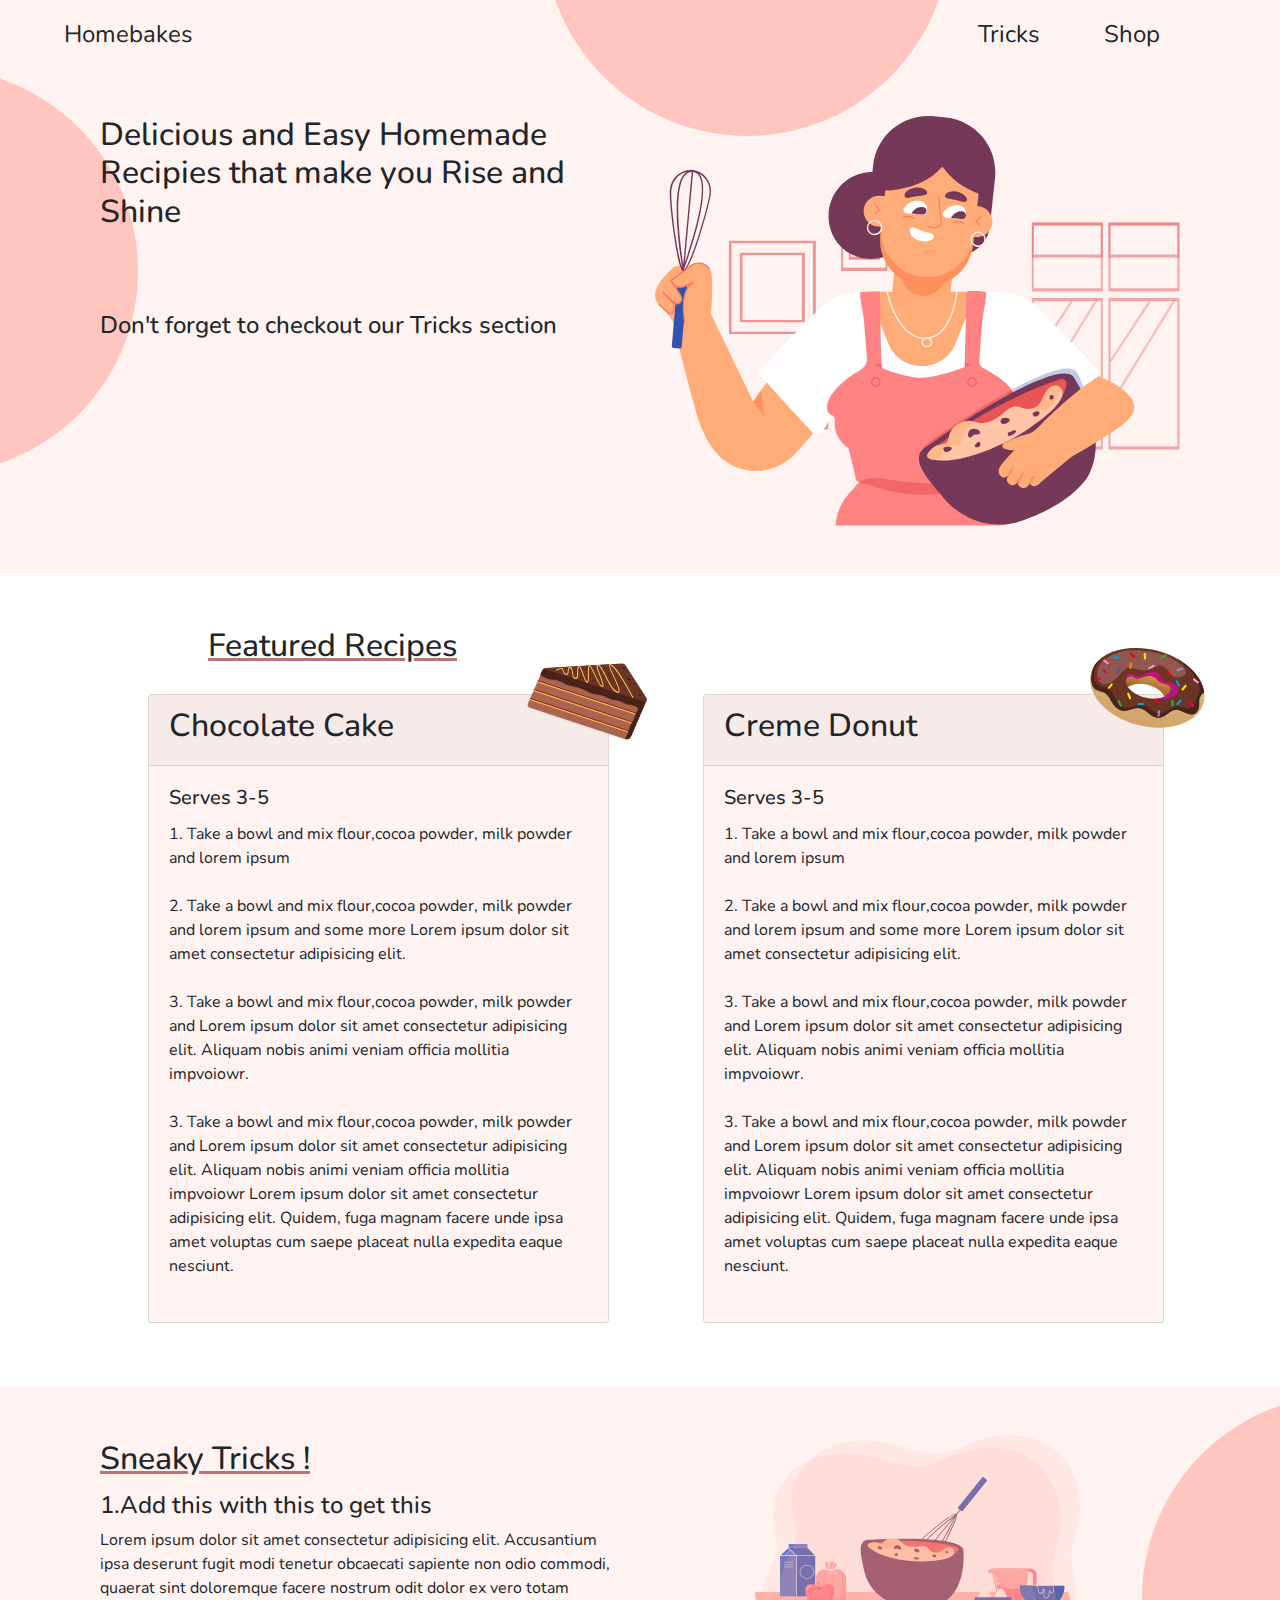
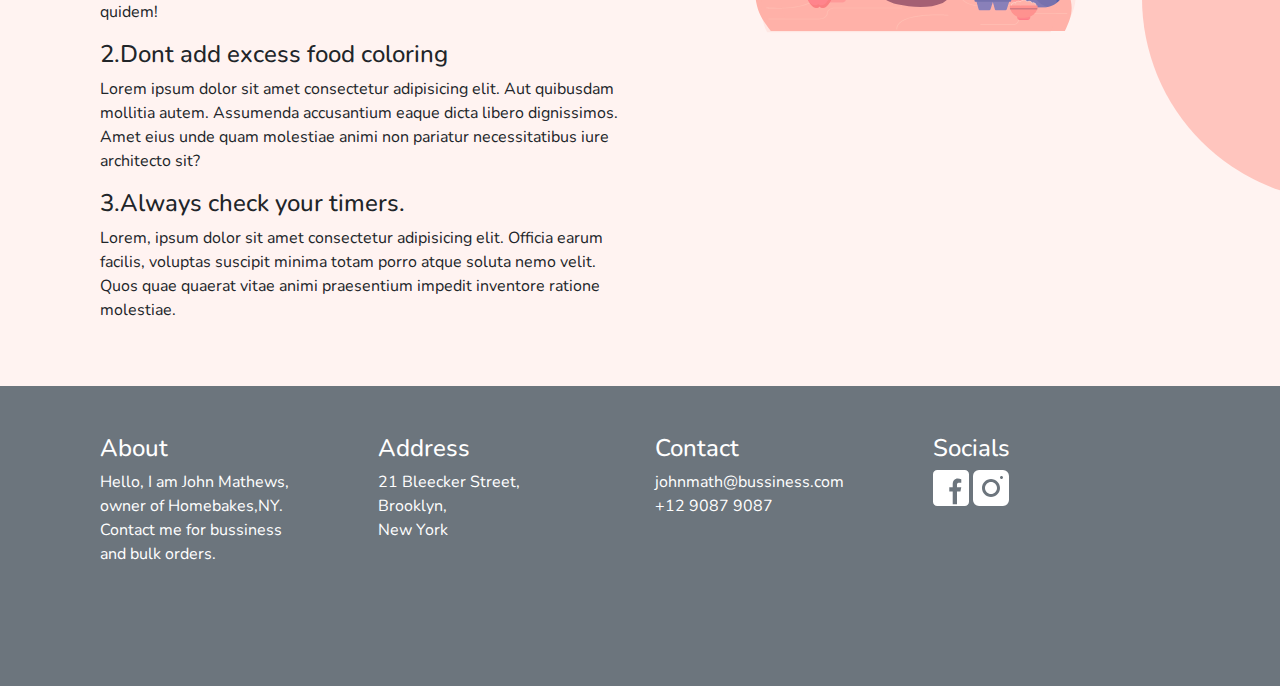
<file: index.html>
<!doctype html>
<html lang="en">
  <head>
    <meta charset="utf-8">
    <meta name="viewport" content="width=device-width, initial-scale=1, shrink-to-fit=no">
    <link rel="stylesheet" href="https://maxcdn.bootstrapcdn.com/bootstrap/4.0.0/css/bootstrap.min.css" integrity="sha384-Gn5384xqQ1aoWXA+058RXPxPg6fy4IWvTNh0E263XmFcJlSAwiGgFAW/dAiS6JXm" crossorigin="anonymous">
    <link rel="preconnect" href="https://fonts.gstatic.com">
    <link href="https://fonts.googleapis.com/css2?family=Nunito&display=swap" rel="stylesheet"> 
    <link rel="stylesheet" href="style.css">
    

    <title>Bakery </title>
    
  </head>
  <body>
     
    <nav class="navbar navbar-expand-lg justify-content-end" style="background-color: #FFF3F1 ">
        <a class="navbar-brand ml-5"  style="text-decoration: none; color: inherit;font-size: 1.5rem" href="#">Homebakes</a>
        <button class="navbar-toggler" type="button" data-toggle="collapse" data-target="#navbarSupportedContent" aria-controls="navbarSupportedContent" aria-expanded="false" aria-label="Toggle navigation">
          <span class="navbar-toggler-icon"></span>
        </button>
      
        <div class="collapse navbar-collapse d-flex" id="navbarSupportedContent">
        
          <div class="mr-auto"></div>
          <img id="img12" src="Ellipse 1.svg" class="img-fluid" alt="">
          <ul class="navbar-nav mr-5">
            <li class="nav-item active">
              <a class="nav-link mr-5" style="text-decoration: none; color: inherit; font-size: 1.5rem; scroll-behavior: smooth 0.3s;" href="#featured">Recipes  </a>
            </li>
            <li class="nav-item active">
              <a class="nav-link mr-5 " style="text-decoration: none; color: inherit; font-size: 1.5rem;scroll-behavior: smooth 0.3s" href="#Tricks">Tricks</a>
            </li>
            <li class="nav-item active">
              <a class="nav-link mr-5"  style="text-decoration: none; color: inherit;font-size: 1.5rem;scroll-behavior: smooth 0.3s" href="#footer" >Shop</a>
            </li>
          </ul>
        </div>
      </nav>
      <section id="landing">
        <img id="img11" src="Ellipse 1.svg" class="img-fluid" alt="">

        <!-- <img id="img12" src="C:\Users\PRITISH\Desktop\bakery\Ellipse 1.svg" class="img-fluid" alt=""> -->
          <div class="container">
              <div class="row">
                  <div class="col-md-6 sm-6 py-5">
                      <div class="content">
                          
                          <h2>Delicious and Easy Homemade Recipies that make you Rise and Shine</h2>
                          <br>
                          <br>
                          <br>
                          <h4>Don't forget to checkout our Tricks section</h4>
                      </div>
                  </div>
                  <div class="col-md-6 sm-6 py-5">
                      <div class="offset">
                        <img src="landing_lady.svg" class="img-fluid" id="aunty">

                      </div>
                      
                      </div>
                  </div>

                  </div>
              </div>
          </div>
      </section>
            
        </div>
        <section id="featured" class="py-5">
            <h2 id="h22">Featured Recipes</h2>
            <div class="container">
                <div class="row">
                    <div class="col-md-6 sm-6">
                        <div class="card mb-3 mt-3 ml-5 mr-3 d-inline-block" style="background-color: #FFF3F1;">
                            <div class="card-header"><h2>Chocolate Cake</h2></div>
                            <div class="card-body">
                              <h5 class="card-title">Serves 3-5</h5>
                              <img  id="img1" src="pastry.svg"  class="img-fluid" alt="">
                              <p class="card-text">
                                  1. Take a bowl and mix flour,cocoa powder, milk powder and lorem ipsum<br><br>
                                  2. Take a bowl and mix flour,cocoa powder, milk powder and lorem ipsum and some more Lorem ipsum dolor sit amet consectetur adipisicing elit.<br><br>
                                  3. Take a bowl and mix flour,cocoa powder, milk powder and Lorem ipsum dolor sit amet consectetur adipisicing elit. Aliquam nobis animi veniam officia mollitia impvoiowr.<br><br>
                                  3. Take a bowl and mix flour,cocoa powder, milk powder and Lorem ipsum dolor sit amet consectetur adipisicing elit. Aliquam nobis animi veniam officia mollitia impvoiowr Lorem ipsum dolor sit amet consectetur adipisicing elit. Quidem, fuga magnam facere unde ipsa amet voluptas cum saepe placeat nulla expedita eaque nesciunt.<br><br>
                              </p>
                            </div>
                          </div>
                    </div>
                    <div class="col-md-6 sm-6">
                        <div class="card mb-3 mt-3 ml-5 mr-3 d-inline-block" style="background-color: #FFF3F1;">
                            <div class="card-header"><h2>Creme Donut</h2></div>
                            <div class="card-body">
                              <h5 class="card-title">Serves 3-5 </h5>
                              <img  id="img2" src="donut.svg"  class="img-fluid" alt="">
                              <p class="card-text">
                                1. Take a bowl and mix flour,cocoa powder, milk powder and lorem ipsum<br><br>
                                2. Take a bowl and mix flour,cocoa powder, milk powder and lorem ipsum and some more Lorem ipsum dolor sit amet consectetur adipisicing elit.<br><br>
                                3. Take a bowl and mix flour,cocoa powder, milk powder and Lorem ipsum dolor sit amet consectetur adipisicing elit. Aliquam nobis animi veniam officia mollitia impvoiowr.<br><br>
                                3. Take a bowl and mix flour,cocoa powder, milk powder and Lorem ipsum dolor sit amet consectetur adipisicing elit. Aliquam nobis animi veniam officia mollitia impvoiowr Lorem ipsum dolor sit amet consectetur adipisicing elit. Quidem, fuga magnam facere unde ipsa amet voluptas cum saepe placeat nulla expedita eaque nesciunt.<br><br></p>
                            </div>
                          </div>

                    </div>



                </div>

            </div>
          </section>
          <img src="Ellipse 1.svg" id="img13" class="img-fluid">
        <section id="Tricks" class="py-5">
            <div class="container">
              <div class="row text-center">
                <div class="col-md-6 sm-6">
                <div class="row-md-3 sm-3">
                    <h2 class="HThree1">Sneaky Tricks !</h2>
                
                  <h3 class="HThree">1.Add this with this to get this</h3>
                  <p class="Pg">Lorem ipsum dolor sit amet consectetur adipisicing elit. Accusantium ipsa deserunt fugit modi tenetur obcaecati sapiente non odio commodi, quaerat sint doloremque facere nostrum odit dolor ex vero totam quidem!</p>
                </div>
                <div class="row-md-3 sm-3">
                  <h3 class="HThree">2.Dont add excess food coloring</h3>
                  <p class="Pg">Lorem ipsum dolor sit amet consectetur adipisicing elit. Aut quibusdam mollitia autem. Assumenda accusantium eaque dicta libero dignissimos. Amet eius unde quam molestiae animi non pariatur necessitatibus iure architecto sit?</p>
                </div>
                <div class="row-md-3 sm-3">
                  <h3 class="HThree">3.Always check your timers.</h3>
                  <p class="Pg">Lorem, ipsum dolor sit amet consectetur adipisicing elit. Officia earum facilis, voluptas suscipit minima totam porro atque soluta nemo velit. Quos quae quaerat vitae animi praesentium impedit inventore ratione molestiae.</p>
                </div>
                </div>  
                <div class="col-md-6 sm-6">
                    <img src="sneaky_tricks_illustration.svg" alt="">

                </div>
    
            </div>
            </div>
          </section>
        <section id="footer" class="py-5 bg-secondary text-white">
            <div class="container">
              <div class="row text-center">
                <div class="col-md-3 sm-3">
                  <h3 class="HThree">About</h3>
                  <p class="Pg">Hello, I am John Mathews,<br>owner of Homebakes,NY.<br>Contact me for bussiness<br>and bulk orders.</p>
                </div>
                <div class="col-md-3 sm-3">
                  <h3 class="HThree">Address</h3>
                  <p class="Pg">21 Bleecker Street,<br>Brooklyn,<br>New York</p>
                </div>
                <div class="col-md-3 sm-3">
                  <h3 class="HThree">Contact</h3>
                  <p class="Pg">johnmath@bussiness.com<br>+12 9087 9087</p>
                </div>
                <div class="col-md-3 sm-3">
                  <h3 class="HThree">Socials</h3>
                  <p class="Pg"><img src="fb.svg" alt="">
                  <img src="insta.svg" alt=""></p>
                </div>
            </div>
            </div>
          </section>


        
    
    <script src="https://code.jquery.com/jquery-3.2.1.slim.min.js" integrity="sha384-KJ3o2DKtIkvYIK3UENzmM7KCkRr/rE9/Qpg6aAZGJwFDMVNA/GpGFF93hXpG5KkN" crossorigin="anonymous"></script>
    <script src="https://cdnjs.cloudflare.com/ajax/libs/popper.js/1.12.9/umd/popper.min.js" integrity="sha384-ApNbgh9B+Y1QKtv3Rn7W3mgPxhU9K/ScQsAP7hUibX39j7fakFPskvXusvfa0b4Q" crossorigin="anonymous"></script>
    <script src="https://maxcdn.bootstrapcdn.com/bootstrap/4.0.0/js/bootstrap.min.js" integrity="sha384-JZR6Spejh4U02d8jOt6vLEHfe/JQGiRRSQQxSfFWpi1MquVdAyjUar5+76PVCmYl" crossorigin="anonymous"></script>
  </body>
</html>
</file>
<file: style.css>
body {
    font-family: 'Nunito';
    margin: 0%;
    padding: 0%;
    scroll-behavior: smooth;
  }   
#contentt {
    display: inline-flex;
    margin: 50px 200px;
    mar

}
#page1{
    display: flex: ;
}
#spann
{
    font-size: 1rem;
}
#auntydiv {
    margin-right: -10%;
    margin-left: 60%;
    
}
#footer {
    
    min-height: 300px;
    position: relative;
    overflow: hidden; }
    #services::before {
      content: '';
      position: absolute;
      top: 0;
      left: 0;
      min-height: 100%;
      width: 100%;
      background-color: #4B4B4B}
  
  .Pg{
    font-size: 1rem;
    text-align: left;
    
  }
  .HThree{
    text-align: left;
    font-size: 1.5rem;
  }
  .HThree1{
        font-size: 2rem;
        margin-left: 0rem;
        text-align: left;
  }
#Tricks{
    background-color: #fff3f1;
}
#Tricks h2{

    line-height: 3rem;
    text-decoration: underline rgb(184, 118, 118);
}
#h22{
    margin-left: 13rem;
    line-height: 3rem;
    text-decoration: underline rgb(184, 118, 118);
}
#img1{
    position: absolute;
    top: -60px;
    left: 82%;
    size: 50%;
}
#img2{
    position: absolute;
    top: -60px;
    left: 82%;
    size: 50%;
}
#img11{
    position: absolute;
    left: 0%;

}
#landing{
    background-color: #fff3f1;
}
.container .row{
    margin: 0%;
    padding: 0%;
}
#img12{
    position: absolute;
    overflow: hidden ;
    z-index: 999;
    left: 53%;
    top: -200%;
    transform: rotate(90deg);
}
#img13{
    position: absolute;
    right: 0%;
    transform: rotate(180deg);
    top: 155%;
}
@media only screen and (max-width: 600px) {
    #img13 {
        display: none;
     
    }
  }
</file>
